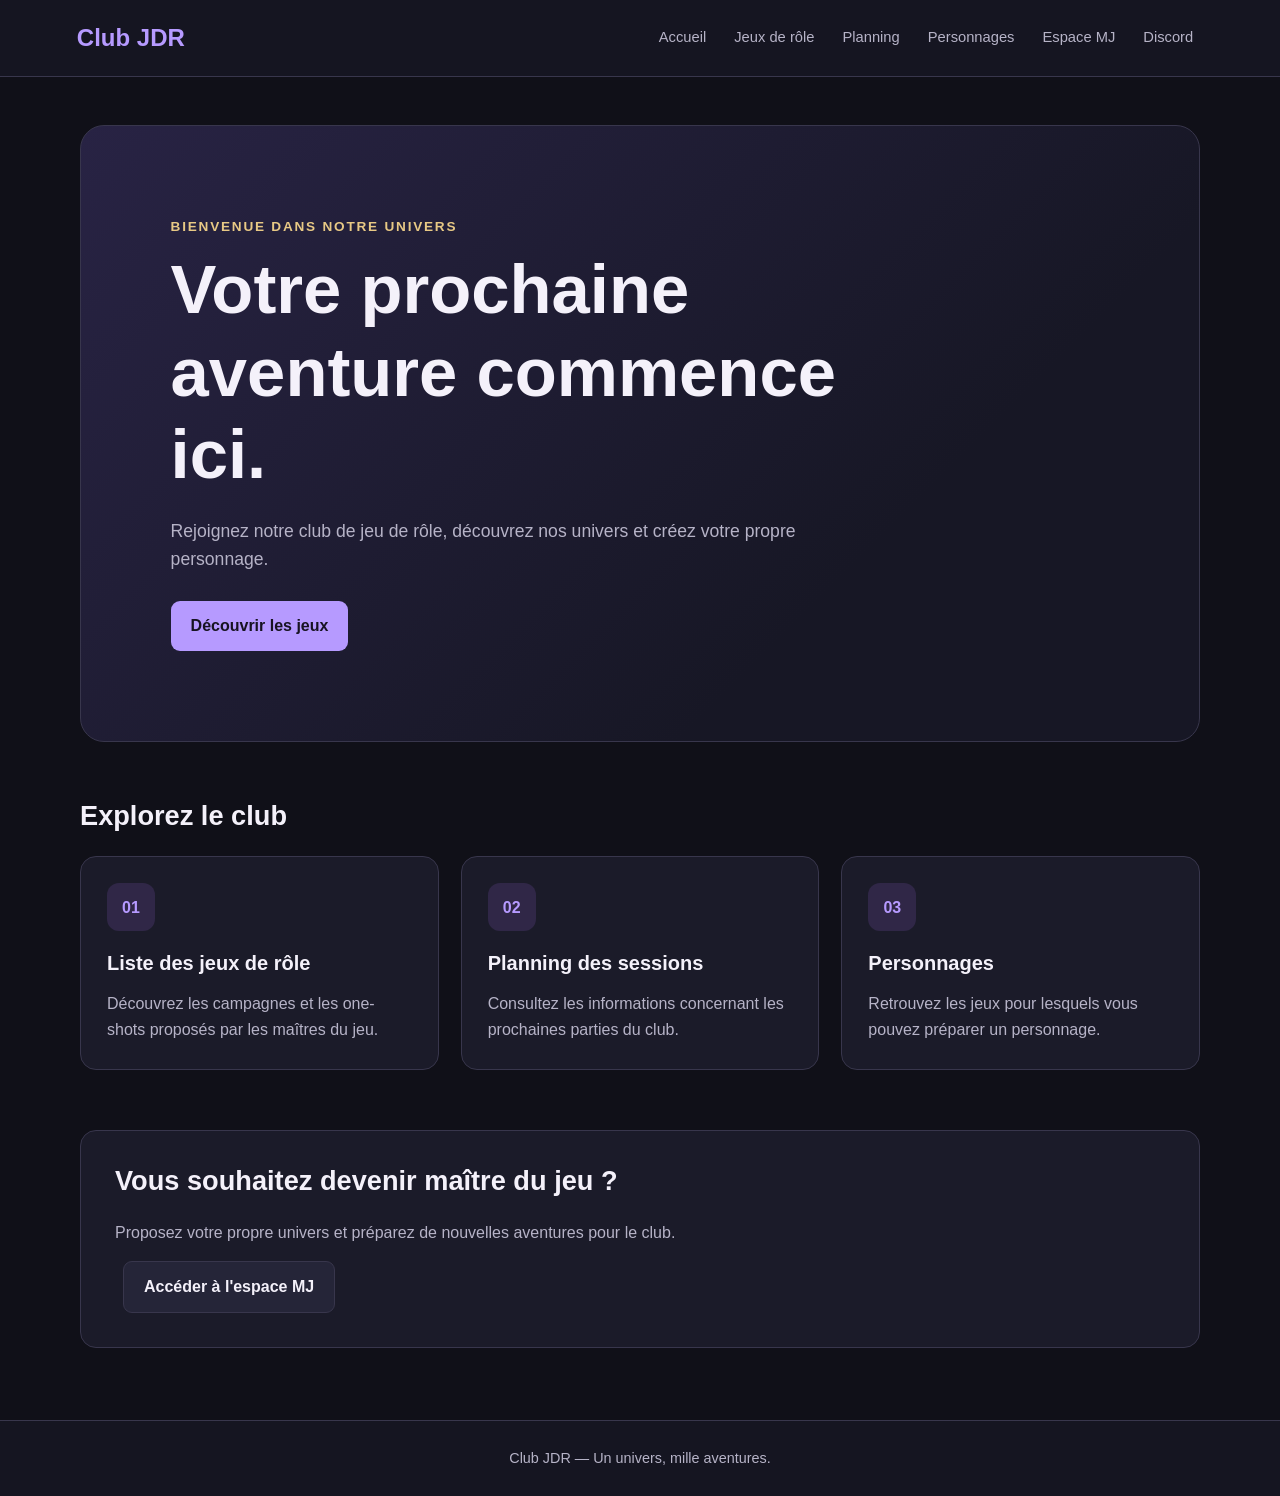
<file: index.html>
<!DOCTYPE html>
<html lang="fr">
<head>
    <meta charset="UTF-8">
    <meta name="viewport" content="width=device-width, initial-scale=1.0">
    <title>Club JDR - Accueil</title>
    <link rel="stylesheet" href="style.css">
</head>
<body>
    <header>
        <a class="logo" href="index.html">Club JDR</a>
        <nav>
            <a href="index.html">Accueil</a>
            <a href="jeux.html">Jeux de rôle</a>
            <a href="planning.html">Planning</a>
            <a href="personnages.html">Personnages</a>
            <a href="mj.html">Espace MJ</a>
            <a href="discord.html">Discord</a>
        </nav>
    </header>
    <main>
        <section class="hero">
            <p class="eyebrow">Bienvenue dans notre univers</p>
            <h1>Votre prochaine aventure commence ici.</h1>
            <p>Rejoignez notre club de jeu de rôle, découvrez nos univers et créez votre propre personnage.</p>
            <a class="button" href="jeux.html">Découvrir les jeux</a>
        </section>
        <section class="section">
            <h2>Explorez le club</h2>
            <div class="cards">
                <a class="card" href="jeux.html">
                    <div class="card-icon">01</div>
                    <h3>Liste des jeux de rôle</h3>
                    <p>Découvrez les campagnes et les one-shots proposés par les maîtres du jeu.</p>
                </a>
                <a class="card" href="planning.html">
                    <div class="card-icon">02</div>
                    <h3>Planning des sessions</h3>
                    <p>Consultez les informations concernant les prochaines parties du club.</p>
                </a>
                <a class="card" href="personnages.html">
                    <div class="card-icon">03</div>
                    <h3>Personnages</h3>
                    <p>Retrouvez les jeux pour lesquels vous pouvez préparer un personnage.</p>
                </a>
            </div>
        </section>
        <section class="callout">
            <h2>Vous souhaitez devenir maître du jeu ?</h2>
            <p>Proposez votre propre univers et préparez de nouvelles aventures pour le club.</p>
            <a class="button button-secondary" href="mj.html">Accéder à l'espace MJ</a>
        </section>
    </main>
    <footer>
        <p>Club JDR — Un univers, mille aventures.</p>
    </footer>
</body>
</html>
</file>
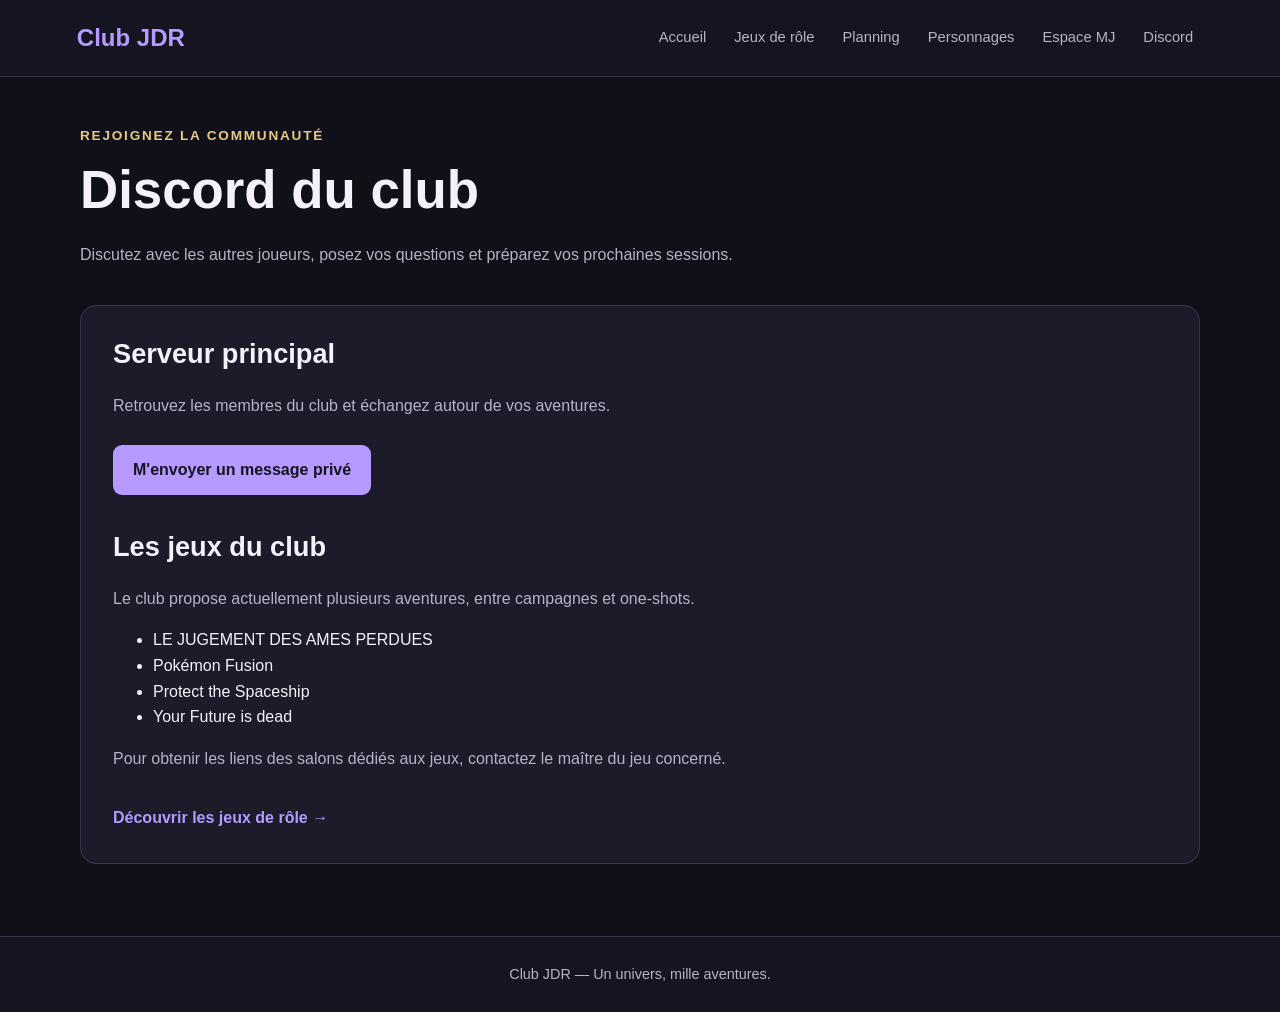
<file: discord.html>
<!DOCTYPE html>
<html lang="fr">
<head>
    <meta charset="UTF-8">
    <meta name="viewport" content="width=device-width, initial-scale=1.0">
    <title>Club JDR - Discord</title>
    <link rel="stylesheet" href="style.css">
</head>
<body>
    <header>
        <a class="logo" href="index.html">Club JDR</a>
        <nav>
            <a href="index.html">Accueil</a>
            <a href="jeux.html">Jeux de rôle</a>
            <a href="planning.html">Planning</a>
            <a href="personnages.html">Personnages</a>
            <a href="mj.html">Espace MJ</a>
            <a href="discord.html">Discord</a>
        </nav>
    </header>
    <main>
        <section class="page-heading">
            <p class="eyebrow">Rejoignez la communauté</p>
            <h1>Discord du club</h1>
            <p>Discutez avec les autres joueurs, posez vos questions et préparez vos prochaines sessions.</p>
        </section>
        <section class="content-panel">
            <h2>Serveur principal</h2>
            <p>Retrouvez les membres du club et échangez autour de vos aventures.</p>
            <a class="button" href="https://discord.com/users/aymericas33_54395" target="_blank" rel="noopener noreferrer">M'envoyer un message privé</a>
            <h2>Les jeux du club</h2>
            <p>Le club propose actuellement plusieurs aventures, entre campagnes et one-shots.</p>
            <ul>
                <li>LE JUGEMENT DES AMES PERDUES</li>
                <li>Pokémon Fusion</li>
                <li>Protect the Spaceship</li>
                <li>Your Future is dead</li>
            </ul>
            <p>Pour obtenir les liens des salons dédiés aux jeux, contactez le maître du jeu concerné.</p>
            <a class="text-link" href="jeux.html">Découvrir les jeux de rôle →</a>
        </section>
    </main>
    <footer>
        <p>Club JDR — Un univers, mille aventures.</p>
    </footer>
</body>
</html>
</file>
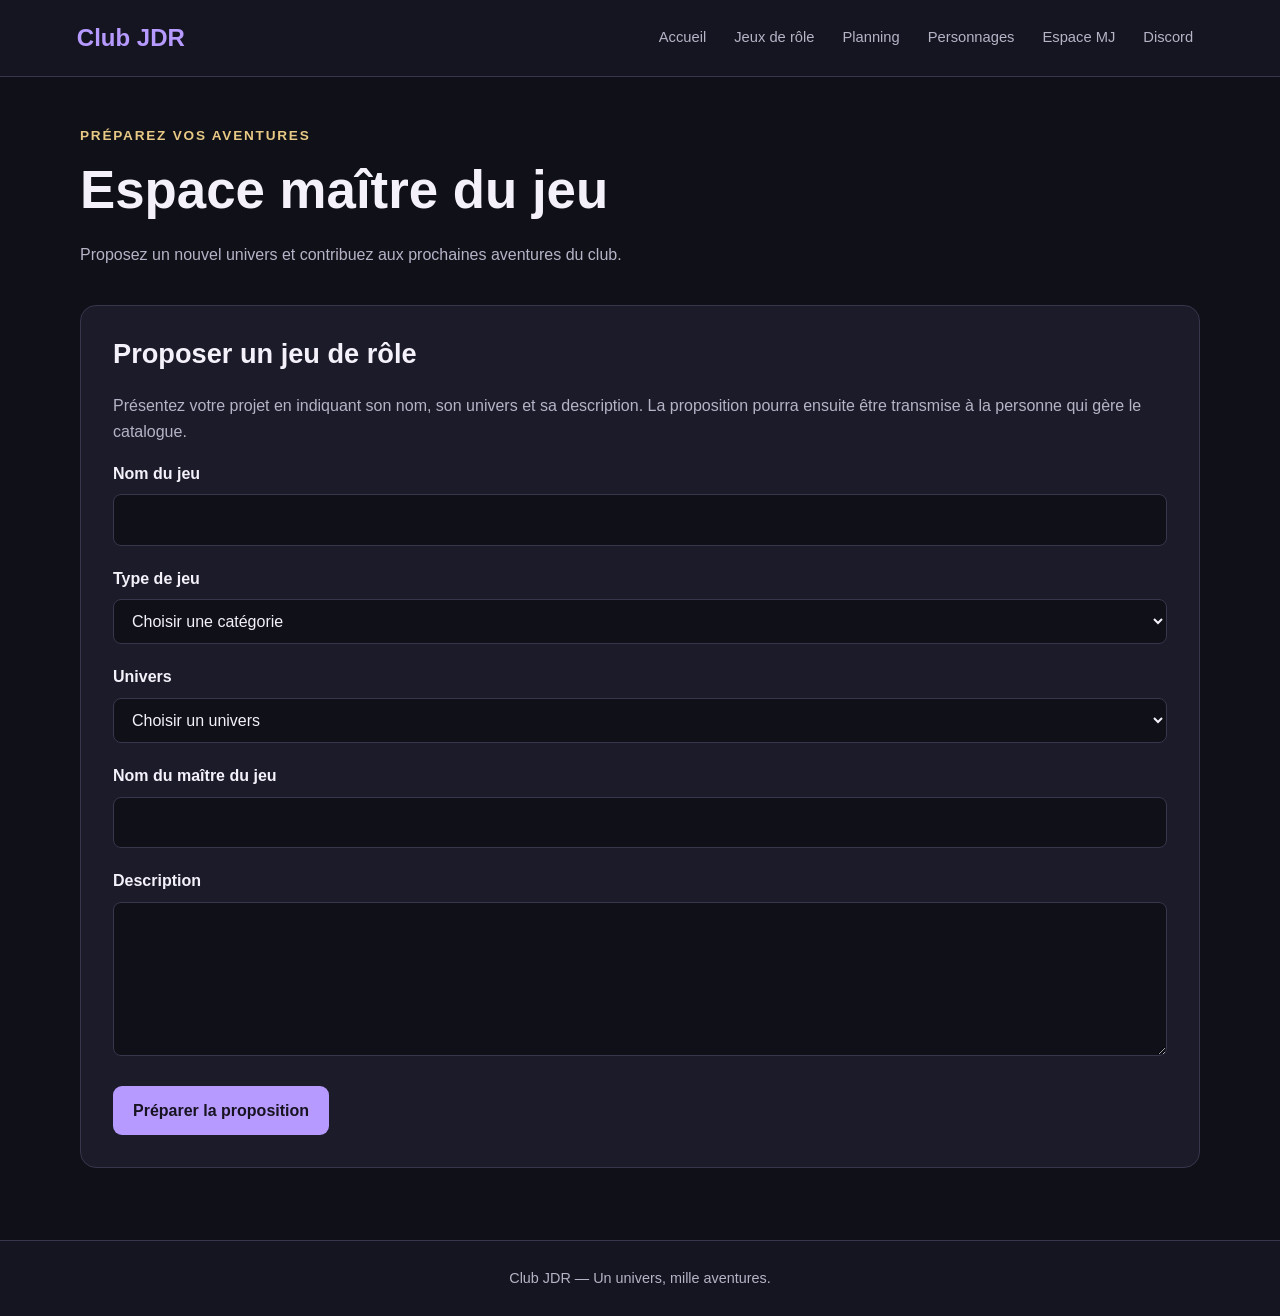
<file: mj.html>
<!DOCTYPE html>
<html lang="fr">
<head>
    <meta charset="UTF-8">
    <meta name="viewport" content="width=device-width, initial-scale=1.0">
    <title>Club JDR - Espace MJ</title>
    <link rel="stylesheet" href="style.css">
</head>
<body>
    <header>
        <a class="logo" href="index.html">Club JDR</a>
        <nav>
            <a href="index.html">Accueil</a>
            <a href="jeux.html">Jeux de rôle</a>
            <a href="planning.html">Planning</a>
            <a href="personnages.html">Personnages</a>
            <a href="mj.html">Espace MJ</a>
            <a href="discord.html">Discord</a>
        </nav>
    </header>
    <main>
        <section class="page-heading">
            <p class="eyebrow">Préparez vos aventures</p>
            <h1>Espace maître du jeu</h1>
            <p>Proposez un nouvel univers et contribuez aux prochaines aventures du club.</p>
        </section>
        <section class="content-panel">
            <h2>Proposer un jeu de rôle</h2>
            <p>Présentez votre projet en indiquant son nom, son univers et sa description. La proposition pourra ensuite être transmise à la personne qui gère le catalogue.</p>
            <form action="mailto:contact@exemple.fr" method="post" enctype="text/plain">
                <div class="form-group">
                    <label for="game-name">Nom du jeu</label>
                    <input id="game-name" name="Nom du jeu" type="text" required>
                </div>
                <div class="form-group">
                    <label for="game-type">Type de jeu</label>
                    <select id="game-type" name="Type de jeu" required>
                        <option value="">Choisir une catégorie</option>
                        <option>Campagne</option>
                        <option>One-shot</option>
                    </select>
                </div>
                <div class="form-group">
                    <label for="game-universe">Univers</label>
                    <select id="game-universe" name="Univers" required>
                        <option value="">Choisir un univers</option>
                        <option>Fantasy</option>
                        <option>Science-fiction</option>
                        <option>Aventure</option>
                        <option>Horreur</option>
                        <option>Post-apocalyptique</option>
                        <option>Autre</option>
                    </select>
                </div>
                <div class="form-group">
                    <label for="game-master">Nom du maître du jeu</label>
                    <input id="game-master" name="Maître du jeu" type="text" required>
                </div>
                <div class="form-group">
                    <label for="game-description">Description</label>
                    <textarea id="game-description" name="Description" rows="5" required></textarea>
                </div>
                <button class="button" type="submit">Préparer la proposition</button>
            </form>
        </section>
    </main>
    <footer>
        <p>Club JDR — Un univers, mille aventures.</p>
    </footer>
</body>
</html>
</file>
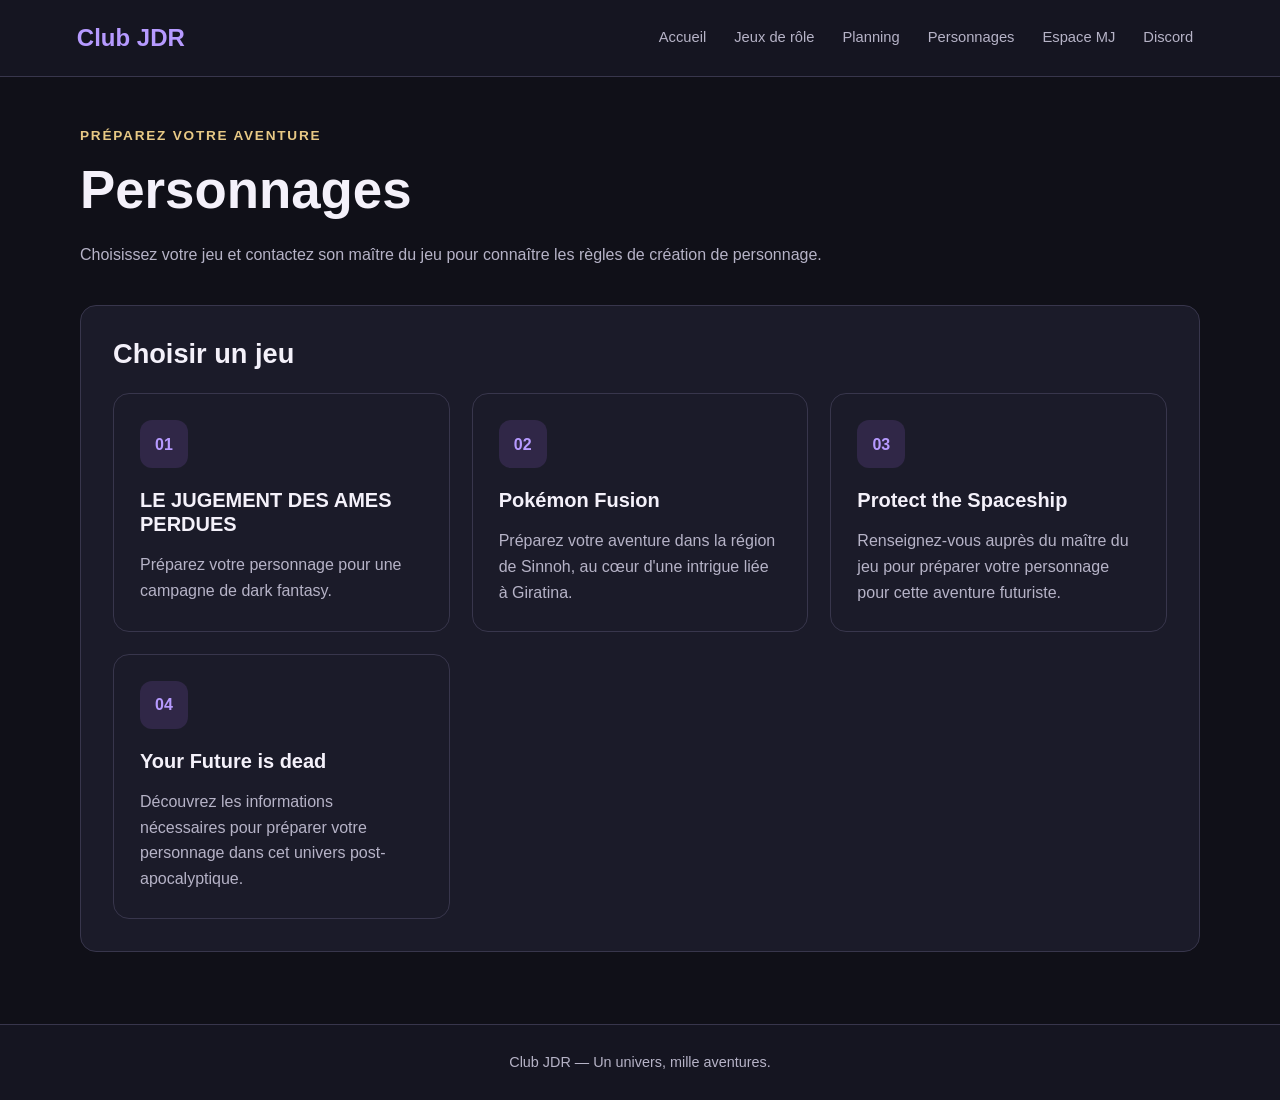
<file: personnages.html>
<!DOCTYPE html>
<html lang="fr">
<head>
    <meta charset="UTF-8">
    <meta name="viewport" content="width=device-width, initial-scale=1.0">
    <title>Club JDR - Personnages</title>
    <link rel="stylesheet" href="style.css">
</head>
<body>
    <header>
        <a class="logo" href="index.html">Club JDR</a>
        <nav>
            <a href="index.html">Accueil</a>
            <a href="jeux.html">Jeux de rôle</a>
            <a href="planning.html">Planning</a>
            <a href="personnages.html">Personnages</a>
            <a href="mj.html">Espace MJ</a>
            <a href="discord.html">Discord</a>
        </nav>
    </header>
    <main>
        <section class="page-heading">
            <p class="eyebrow">Préparez votre aventure</p>
            <h1>Personnages</h1>
            <p>Choisissez votre jeu et contactez son maître du jeu pour connaître les règles de création de personnage.</p>
        </section>
        <section class="content-panel">
            <h2>Choisir un jeu</h2>
            <div class="cards">
                <a class="card" href="jeux.html#campagnes">
                    <div class="card-icon">01</div>
                    <h3>LE JUGEMENT DES AMES PERDUES</h3>
                    <p>Préparez votre personnage pour une campagne de dark fantasy.</p>
                </a>
                <a class="card" href="jeux.html#campagnes">
                    <div class="card-icon">02</div>
                    <h3>Pokémon Fusion</h3>
                    <p>Préparez votre aventure dans la région de Sinnoh, au cœur d'une intrigue liée à Giratina.</p>
                </a>
                <a class="card" href="jeux.html#one-shots">
                    <div class="card-icon">03</div>
                    <h3>Protect the Spaceship</h3>
                    <p>Renseignez-vous auprès du maître du jeu pour préparer votre personnage pour cette aventure futuriste.</p>
                </a>
                <a class="card" href="jeux.html#one-shots">
                    <div class="card-icon">04</div>
                    <h3>Your Future is dead</h3>
                    <p>Découvrez les informations nécessaires pour préparer votre personnage dans cet univers post-apocalyptique.</p>
                </a>
            </div>
        </section>
    </main>
    <footer>
        <p>Club JDR — Un univers, mille aventures.</p>
    </footer>
</body>
</html>
</file>
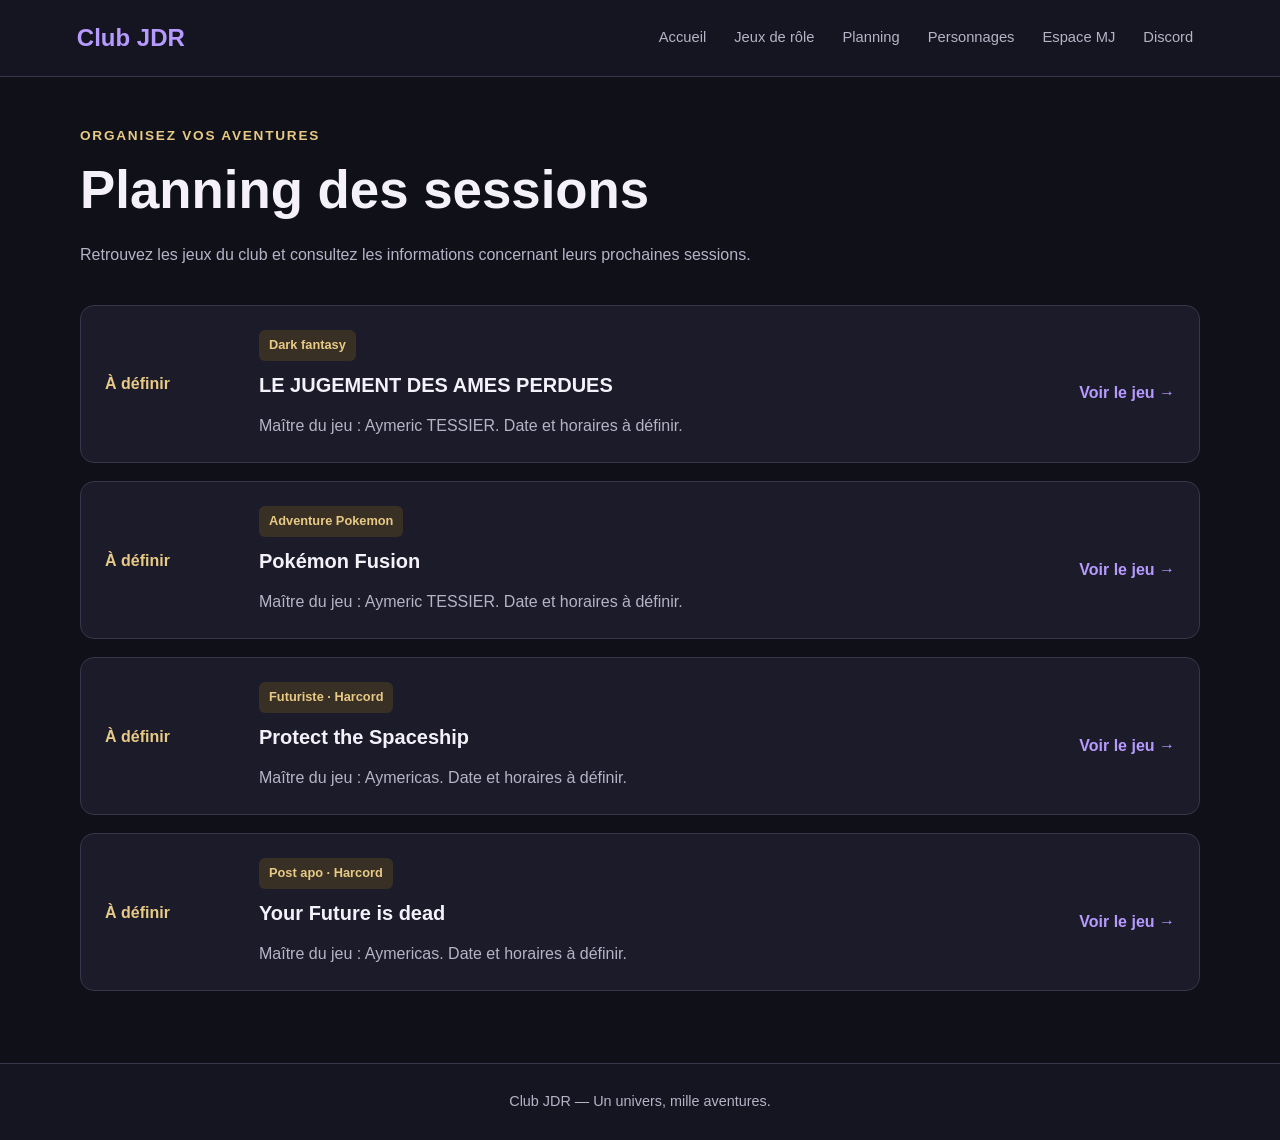
<file: planning.html>
<!DOCTYPE html>
<html lang="fr">
<head>
    <meta charset="UTF-8">
    <meta name="viewport" content="width=device-width, initial-scale=1.0">
    <title>Club JDR - Planning</title>
    <link rel="stylesheet" href="style.css">
</head>
<body>
    <header>
        <a class="logo" href="index.html">Club JDR</a>
        <nav>
            <a href="index.html">Accueil</a>
            <a href="jeux.html">Jeux de rôle</a>
            <a href="planning.html">Planning</a>
            <a href="personnages.html">Personnages</a>
            <a href="mj.html">Espace MJ</a>
            <a href="discord.html">Discord</a>
        </nav>
    </header>
    <main>
        <section class="page-heading">
            <p class="eyebrow">Organisez vos aventures</p>
            <h1>Planning des sessions</h1>
            <p>Retrouvez les jeux du club et consultez les informations concernant leurs prochaines sessions.</p>
        </section>
        <section class="session-list">
            <article class="session">
                <div class="session-date">
                    <span>À définir</span>
                </div>
                <div>
                    <span class="tag">Dark fantasy</span>
                    <h2>LE JUGEMENT DES AMES PERDUES</h2>
                    <p>Maître du jeu : Aymeric TESSIER. Date et horaires à définir.</p>
                </div>
                <a class="text-link" href="jeux.html#campagnes">Voir le jeu →</a>
            </article>
            <article class="session">
                <div class="session-date">
                    <span>À définir</span>
                </div>
                <div>
                    <span class="tag">Adventure Pokemon</span>
                    <h2>Pokémon Fusion</h2>
                    <p>Maître du jeu : Aymeric TESSIER. Date et horaires à définir.</p>
                </div>
                <a class="text-link" href="jeux.html#campagnes">Voir le jeu →</a>
            </article>
            <article class="session">
                <div class="session-date">
                    <span>À définir</span>
                </div>
                <div>
                    <span class="tag">Futuriste · Harcord</span>
                    <h2>Protect the Spaceship</h2>
                    <p>Maître du jeu : Aymericas. Date et horaires à définir.</p>
                </div>
                <a class="text-link" href="jeux.html#one-shots">Voir le jeu →</a>
            </article>
            <article class="session">
                <div class="session-date">
                    <span>À définir</span>
                </div>
                <div>
                    <span class="tag">Post apo · Harcord</span>
                    <h2>Your Future is dead</h2>
                    <p>Maître du jeu : Aymericas. Date et horaires à définir.</p>
                </div>
                <a class="text-link" href="jeux.html#one-shots">Voir le jeu →</a>
            </article>
        </section>
    </main>
    <footer>
        <p>Club JDR — Un univers, mille aventures.</p>
    </footer>
</body>
</html>
</file>
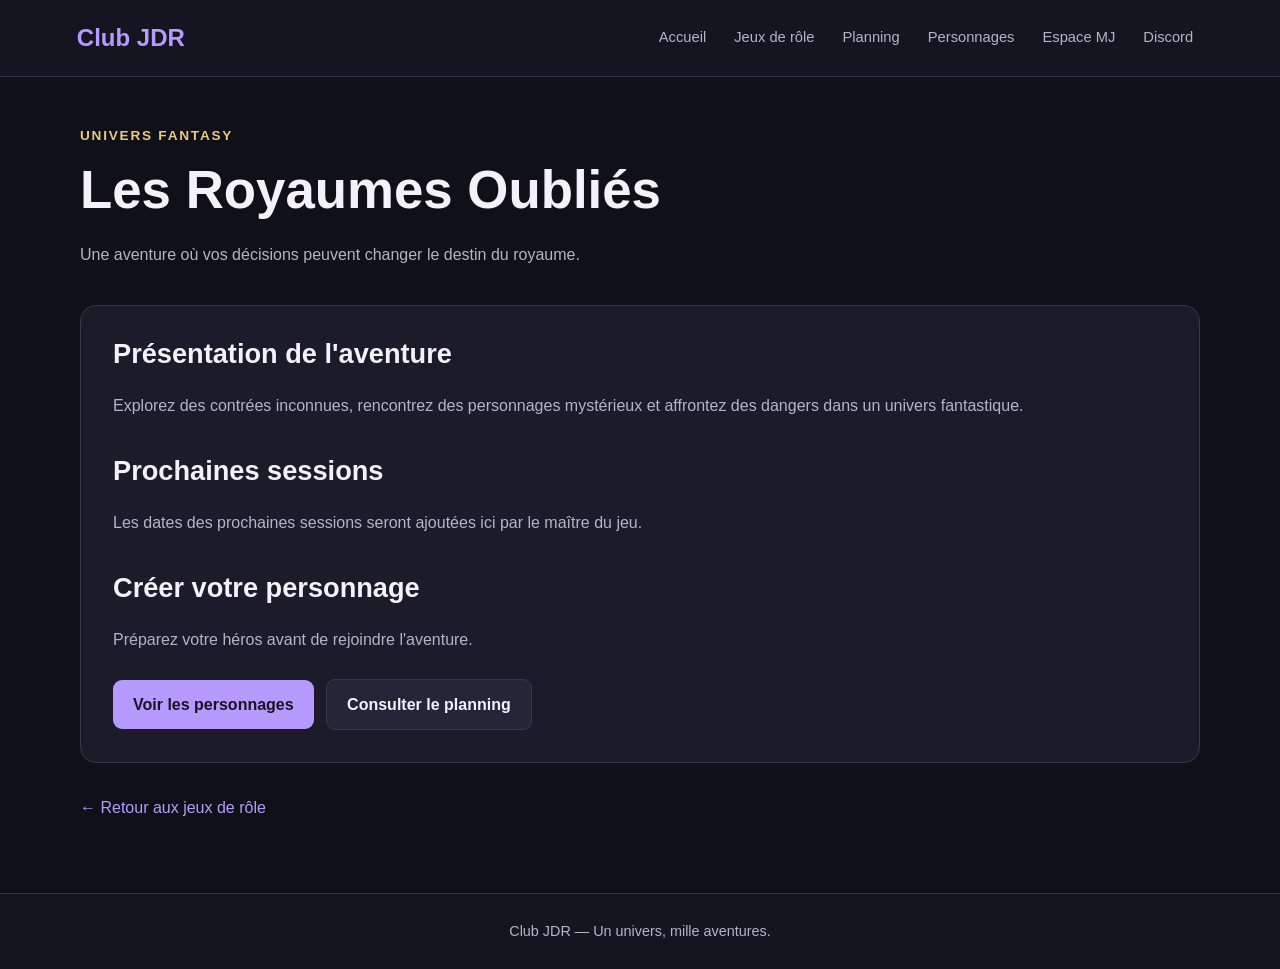
<file: royaumes.html>
<!DOCTYPE html>
<html lang="fr">
<head>
    <meta charset="UTF-8">
    <meta name="viewport" content="width=device-width, initial-scale=1.0">
    <title>Les Royaumes Oubliés - Club JDR</title>
    <link rel="stylesheet" href="style.css">
</head>
<body>
    <header>
        <a class="logo" href="index.html">Club JDR</a>
        <nav>
            <a href="index.html">Accueil</a>
            <a href="jeux.html">Jeux de rôle</a>
            <a href="planning.html">Planning</a>
            <a href="personnages.html">Personnages</a>
            <a href="mj.html">Espace MJ</a>
            <a href="discord.html">Discord</a>
        </nav>
    </header>

    <main>
        <section class="page-heading">
            <p class="eyebrow">Univers fantasy</p>
            <h1>Les Royaumes Oubliés</h1>
            <p>Une aventure où vos décisions peuvent changer le destin du royaume.</p>
        </section>

        <section class="content-panel">
            <h2>Présentation de l'aventure</h2>
            <p>Explorez des contrées inconnues, rencontrez des personnages mystérieux et affrontez des dangers dans un univers fantastique.</p>
            <h2>Prochaines sessions</h2>
            <p>Les dates des prochaines sessions seront ajoutées ici par le maître du jeu.</p>
            <h2>Créer votre personnage</h2>
            <p>Préparez votre héros avant de rejoindre l'aventure.</p>
            <a class="button" href="personnages.html">Voir les personnages</a>
            <a class="button button-secondary" href="planning.html">Consulter le planning</a>
        </section>

        <div class="back-link">
            <a href="jeux.html">← Retour aux jeux de rôle</a>
        </div>
    </main>

    <footer>
        <p>Club JDR — Un univers, mille aventures.</p>
    </footer>
</body>
</html>
</file>
<file: style.css>
:root {
    --background: #101018;
    --surface: #1b1b29;
    --surface-light: #252538;
    --text: #f4f1fa;
    --muted: #b6b3c7;
    --accent: #b69aff;
    --accent-dark: #8a68dc;
    --border: #38364c;
    --gold: #e8c985;
}
* {
    box-sizing: border-box;
}
html {
    scroll-behavior: smooth;
}
body {
    margin: 0;
    background: var(--background);
    color: var(--text);
    font-family: Arial, Helvetica, sans-serif;
    line-height: 1.6;
}
a {
    color: inherit;
    text-decoration: none;
}
header {
    position: sticky;
    top: 0;
    z-index: 10;
    display: flex;
    align-items: center;
    justify-content: space-between;
    gap: 24px;
    padding: 18px 6%;
    background: #151521;
    border-bottom: 1px solid var(--border);
}
.logo {
    color: var(--accent);
    font-size: 1.5rem;
    font-weight: 800;
    white-space: nowrap;
}
nav {
    display: flex;
    flex-wrap: wrap;
    justify-content: flex-end;
    gap: 8px;
}
nav a {
    padding: 8px 10px;
    color: var(--muted);
    font-size: 0.92rem;
    border-radius: 8px;
    transition: background 0.2s, color 0.2s;
}
nav a:hover {
    color: var(--text);
    background: var(--surface-light);
}
main {
    width: min(1120px, 88%);
    min-height: 75vh;
    margin: 0 auto;
    padding: 48px 0 72px;
}
.hero {
    padding: 90px 8%;
    background: linear-gradient(135deg, #282344, #171725 70%);
    border: 1px solid var(--border);
    border-radius: 24px;
}
.eyebrow {
    margin: 0 0 12px;
    color: var(--gold);
    font-size: 0.85rem;
    font-weight: 700;
    letter-spacing: 0.13em;
    text-transform: uppercase;
}
h1, h2, h3 {
    line-height: 1.2;
}
h1 {
    max-width: 780px;
    margin: 0 0 20px;
    font-size: clamp(2.2rem, 6vw, 4.3rem);
}
h2 {
    margin-top: 0;
    font-size: 1.7rem;
}
h3 {
    margin-bottom: 10px;
    font-size: 1.25rem;
}
p {
    color: var(--muted);
}
.hero > p:not(.eyebrow) {
    max-width: 650px;
    margin-bottom: 28px;
    font-size: 1.1rem;
}
.button {
    display: inline-block;
    padding: 12px 20px;
    color: #171321;
    background: var(--accent);
    border: 0;
    border-radius: 9px;
    font: inherit;
    font-weight: 700;
    cursor: pointer;
    transition: background 0.2s, transform 0.2s;
}
.button:hover {
    background: #d0bdff;
    transform: translateY(-2px);
}
.button-secondary {
    margin-left: 8px;
    color: var(--text);
    background: var(--surface-light);
    border: 1px solid var(--border);
}
.button-secondary:hover {
    background: #34334a;
}
.section {
    padding-top: 58px;
}
.section > h2 {
    margin-bottom: 24px;
}
.cards {
    display: grid;
    grid-template-columns: repeat(3, minmax(0, 1fr));
    gap: 22px;
}
.card, .game-card {
    overflow: hidden;
    background: var(--surface);
    border: 1px solid var(--border);
    border-radius: 16px;
    transition: transform 0.2s, border-color 0.2s;
}
.card {
    padding: 26px;
}
.card:hover, .game-card:hover {
    transform: translateY(-4px);
    border-color: var(--accent);
}
.card p, .game-card p {
    margin-bottom: 0;
}
.card-icon {
    display: grid;
    width: 48px;
    height: 48px;
    margin-bottom: 20px;
    place-items: center;
    color: var(--accent);
    background: #302747;
    border-radius: 12px;
    font-weight: 800;
}
.callout {
    margin-top: 60px;
    padding: 34px;
    background: var(--surface);
    border: 1px solid var(--border);
    border-radius: 16px;
}
.page-heading {
    margin-bottom: 38px;
}
.page-heading h1 {
    font-size: clamp(2.1rem, 5vw, 3.3rem);
}
.game-card {
    display: block;
}
.game-card img {
    display: block;
    width: 100%;
    height: 210px;
    object-fit: cover;
}
.card-content {
    padding: 22px;
}
.card-content h2 {
    margin: 14px 0 10px;
    font-size: 1.35rem;
}
.tag {
    display: inline-block;
    padding: 5px 10px;
    color: var(--gold);
    background: #383024;
    border-radius: 6px;
    font-size: 0.8rem;
    font-weight: 700;
}
.text-link {
    display: inline-block;
    margin-top: 18px;
    color: var(--accent);
    font-weight: 700;
}
.content-panel {
    padding: 32px;
    background: var(--surface);
    border: 1px solid var(--border);
    border-radius: 16px;
}
.content-panel h2:not(:first-child) {
    margin-top: 36px;
}
.content-panel .button {
    margin-top: 10px;
}
.session-list {
    display: grid;
    gap: 18px;
}
.session {
    display: grid;
    grid-template-columns: 130px 1fr auto;
    align-items: center;
    gap: 24px;
    padding: 24px;
    background: var(--surface);
    border: 1px solid var(--border);
    border-radius: 14px;
}
.session h2 {
    margin: 12px 0 6px;
    font-size: 1.25rem;
}
.session p {
    margin-bottom: 0;
}
.session-date {
    color: var(--gold);
    font-weight: 700;
}
.back-link {
    margin-top: 32px;
}
.back-link a {
    color: var(--accent);
}
.form-group {
    display: grid;
    gap: 8px;
    margin-bottom: 20px;
}
label {
    font-weight: 700;
}
input, select, textarea {
    width: 100%;
    padding: 12px 14px;
    color: var(--text);
    background: var(--background);
    border: 1px solid var(--border);
    border-radius: 8px;
    font: inherit;
}
input:focus, select:focus, textarea:focus {
    outline: 2px solid var(--accent);
    outline-offset: 2px;
}
textarea {
    resize: vertical;
}
.notice {
    margin-top: 24px;
    padding: 14px;
    background: var(--surface-light);
    border-radius: 8px;
    font-size: 0.9rem;
}
footer {
    padding: 26px 6%;
    text-align: center;
    background: #151521;
    border-top: 1px solid var(--border);
}
footer p {
    margin: 0;
    font-size: 0.9rem;
}
@media (max-width: 850px) {
    header {
        align-items: flex-start;
        flex-direction: column;
    }
    nav {
        justify-content: flex-start;
    }
    .cards {
        grid-template-columns: repeat(2, minmax(0, 1fr));
    }
    .session {
        grid-template-columns: 1fr;
        gap: 12px;
    }
}
@media (max-width: 560px) {
    main {
        width: 92%;
        padding-top: 28px;
    }
    header {
        padding: 16px 4%;
    }
    nav {
        gap: 4px;
    }
    nav a {
        padding: 7px;
        font-size: 0.82rem;
    }
    .hero {
        padding: 48px 24px;
    }
    .cards {
        grid-template-columns: 1fr;
    }
    .content-panel, .callout {
        padding: 22px;
    }
    .button {
        margin: 6px 0;
    }
    .button-secondary {
        margin-left: 0;
    }
}
.game-card details {
    margin-top: 20px;
}
.game-card summary {
    display: inline-block;
    list-style: none;
    text-align: center;
}
.game-card summary::-webkit-details-marker {
    display: none;
}
.game-details {
    margin-top: 20px;
    padding-top: 20px;
    border-top: 1px solid var(--border);
}
.game-details h3 {
    margin-top: 22px;
    color: var(--accent);
}
.game-details h3:first-child {
    margin-top: 0;
}
.game-details p {
    line-height: 1.7;
}
.section-navigation {
    display: flex;
    flex-wrap: wrap;
    gap: 12px;
    margin-top: 26px;
}
.game-section {
    margin-top: 64px;
    scroll-margin-top: 110px;
}
.section-title {
    display: flex;
    align-items: end;
    justify-content: space-between;
    gap: 24px;
    margin-bottom: 26px;
}
.section-title h2 {
    margin-bottom: 0;
    font-size: 2rem;
}
.section-title > p {
    max-width: 420px;
}
.game-card details {
    margin-top: 20px;
}
.game-card summary {
    display: inline-block;
    list-style: none;
    text-align: center;
}
.game-card summary::-webkit-details-marker {
    display: none;
}
.game-details {
    margin-top: 20px;
    padding-top: 20px;
    border-top: 1px solid var(--border);
}
.game-details h3 {
    margin-top: 22px;
    color: var(--accent);
}
.game-details h3:first-child {
    margin-top: 0;
}
.game-details p {
    line-height: 1.7;
}
@media (max-width: 650px) {
    .section-title {
        align-items: flex-start;
        flex-direction: column;
        gap: 8px;
    }
}
</file>
